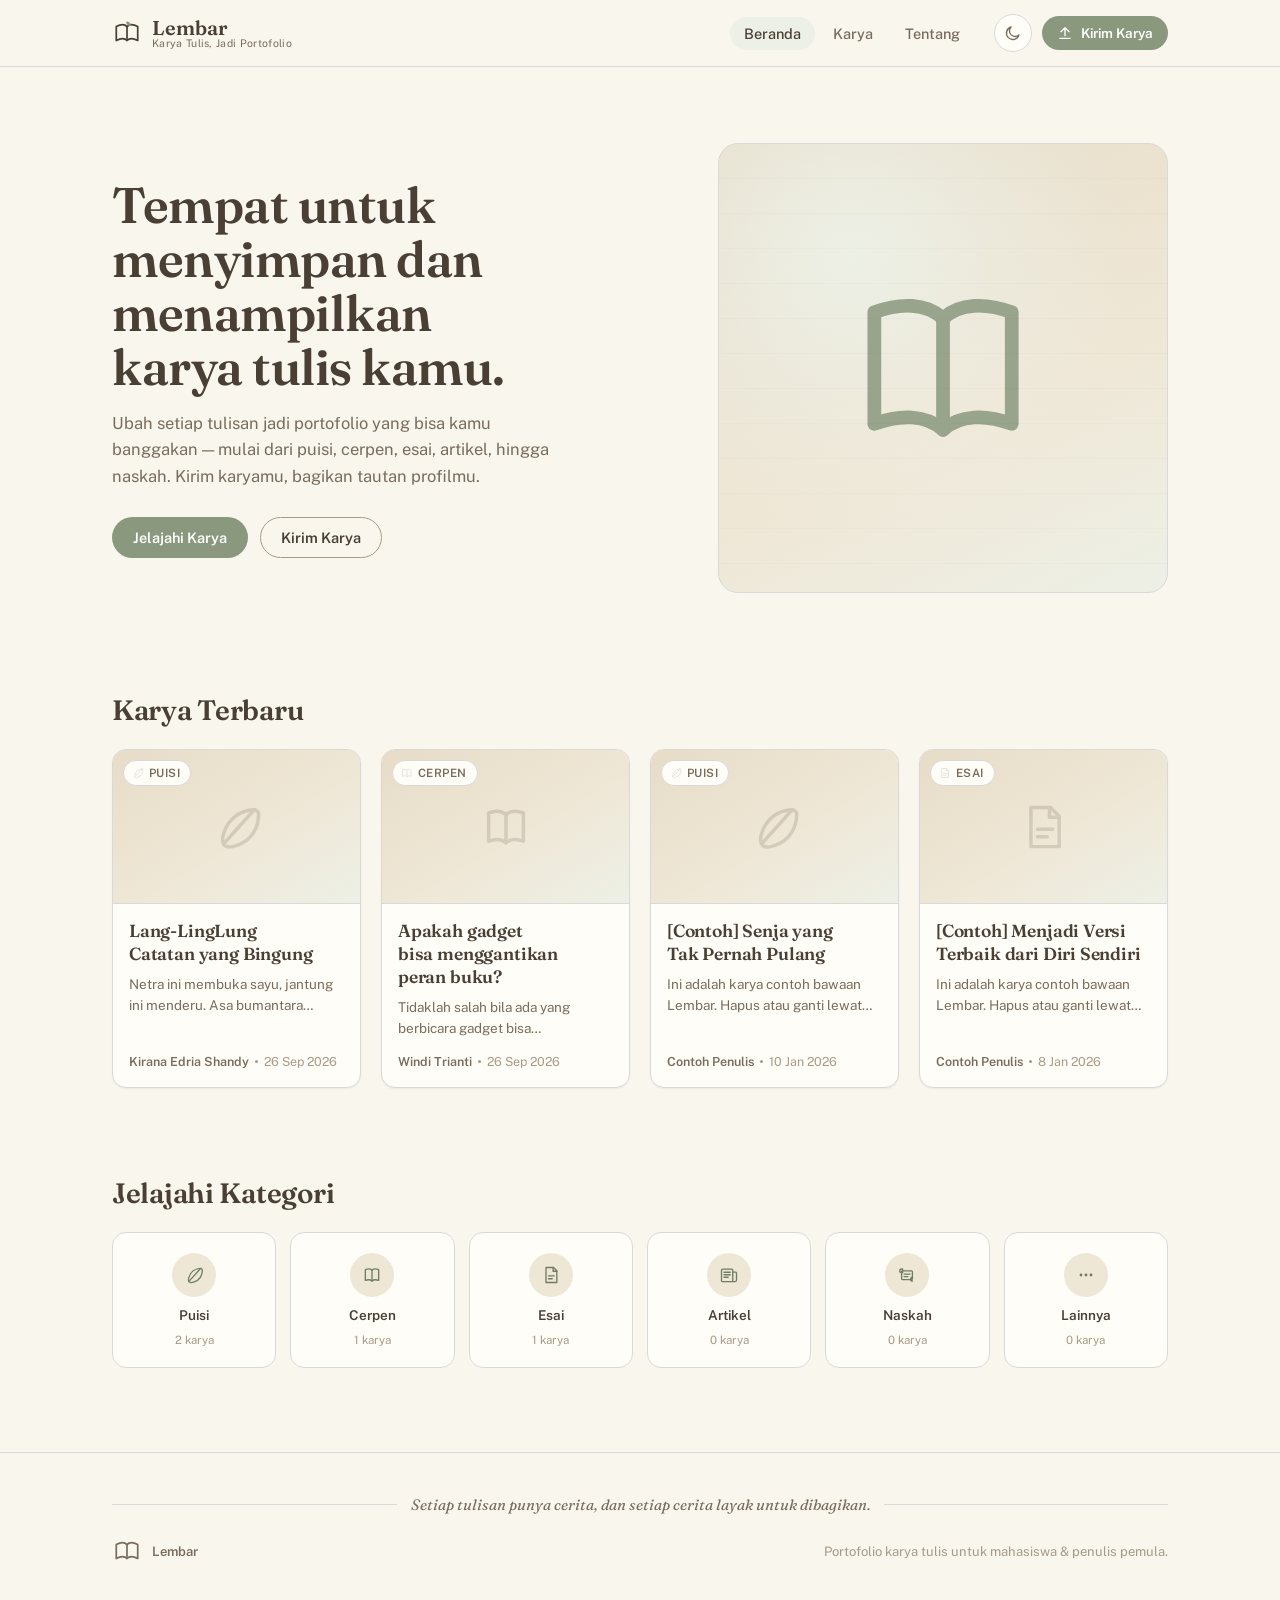
<file: index.html>
<!doctype html>
<html lang="id">
<head>
<meta charset="utf-8">
<meta name="viewport" content="width=device-width, initial-scale=1">
<title>Lembar — Karya Tulis, Jadi Portofolio</title>
<meta name="description" content="Lembar adalah tempat mahasiswa dan penulis pemula mengumpulkan puisi, cerpen, esai, artikel, dan naskah sebagai portofolio yang bisa dibagikan.">
<link rel="icon" href="data:image/svg+xml,%3Csvg xmlns='http://www.w3.org/2000/svg' viewBox='0 0 28 28'%3E%3Cpath d='M4 8c4-2.2 8-2.2 10 0 2-2.2 6-2.2 10 0v13c-4-2.2-8-2.2-10 0-2-2.2-6-2.2-10 0Z' fill='none' stroke='%234A3F35' stroke-width='1.8'/%3E%3Cpath d='M14 8v13' stroke='%234A3F35' stroke-width='1.8'/%3E%3C/svg%3E">
<link rel="stylesheet" href="https://fonts.googleapis.com/css2?family=Fraunces:opsz,wght@9..144,400;9..144,500;9..144,600;9..144,700&family=Public+Sans:wght@400;500;600;700&display=swap">
<link rel="stylesheet" href="style.css">
</head>
<body>
  <input type="checkbox" id="nav-check">
  <div class="page">
    <header class="site-header">
      <div class="header-inner">
        <label for="nav-check" class="icon-btn menu-toggle" aria-label="Buka menu">
          <svg viewBox="0 0 24 24" fill="none" stroke="currentColor" stroke-width="2" stroke-linecap="round"><path d="M4 7h16M4 12h16M4 17h16"/></svg>
        </label>
        <a href="#/" class="brand">
          <svg viewBox="0 0 28 28" fill="none">
            <path d="M4 8c4-2.2 8-2.2 10 0 2-2.2 6-2.2 10 0v13c-4-2.2-8-2.2-10 0-2-2.2-6-2.2-10 0Z" stroke="var(--ink)" stroke-width="1.6" stroke-linejoin="round"/>
            <path d="M14 8v13" stroke="var(--ink)" stroke-width="1.6"/>
            <path d="M14.5 3.2c2.1.6 3.4 2.3 3.1 4.3-2.1 0-3.9-1.2-4.4-3.1-.2-.7.5-1.4 1.3-1.2Z" fill="var(--sage)"/>
          </svg>
          <span class="brand-text"><b>Lembar</b><span>Karya Tulis, Jadi Portofolio</span></span>
        </a>
        <nav class="main-nav" id="main-nav">
          <a href="#/" data-route="beranda">Beranda</a>
          <a href="#/karya" data-route="daftar">Karya</a>
          <a href="#/tentang" data-route="tentang">Tentang</a>
        </nav>
        <div class="header-actions">
          <button class="icon-btn" id="theme-toggle" aria-label="Ganti tema" title="Ganti tema terang/gelap"></button>
          <a href="#/unggah" class="btn btn-primary btn-sm">
            <svg viewBox="0 0 24 24" fill="none" stroke="currentColor" stroke-width="2" stroke-linecap="round" stroke-linejoin="round"><path d="M12 4v12M6 10l6-6 6 6"/><path d="M4 20h16"/></svg>
            <span>Kirim Karya</span>
          </a>
        </div>
      </div>
    </header>

    <main id="view"></main>

    <footer class="site-footer">
      <div class="wrap">
        <p class="divider-line footer-tagline">Setiap tulisan punya cerita, dan setiap cerita layak untuk dibagikan.</p>
        <div class="footer-grid">
          <a href="#/" class="brand">
            <svg viewBox="0 0 28 28" width="20" height="20" fill="none">
              <path d="M4 8c4-2.2 8-2.2 10 0 2-2.2 6-2.2 10 0v13c-4-2.2-8-2.2-10 0-2-2.2-6-2.2-10 0Z" stroke="var(--ink-soft)" stroke-width="1.6" stroke-linejoin="round"/>
              <path d="M14 8v13" stroke="var(--ink-soft)" stroke-width="1.6"/>
            </svg>
            <span style="font-size:13px; color:var(--ink-soft); font-weight:600;">Lembar</span>
          </a>
          <span>Portofolio karya tulis untuk mahasiswa &amp; penulis pemula.</span>
        </div>
      </div>
    </footer>
  </div>
  <div id="toast-root"></div>

  <script src="icons.js"></script>
  <script src="config.js"></script>
  <script src="app.js"></script>
</body>
</html>
</file>
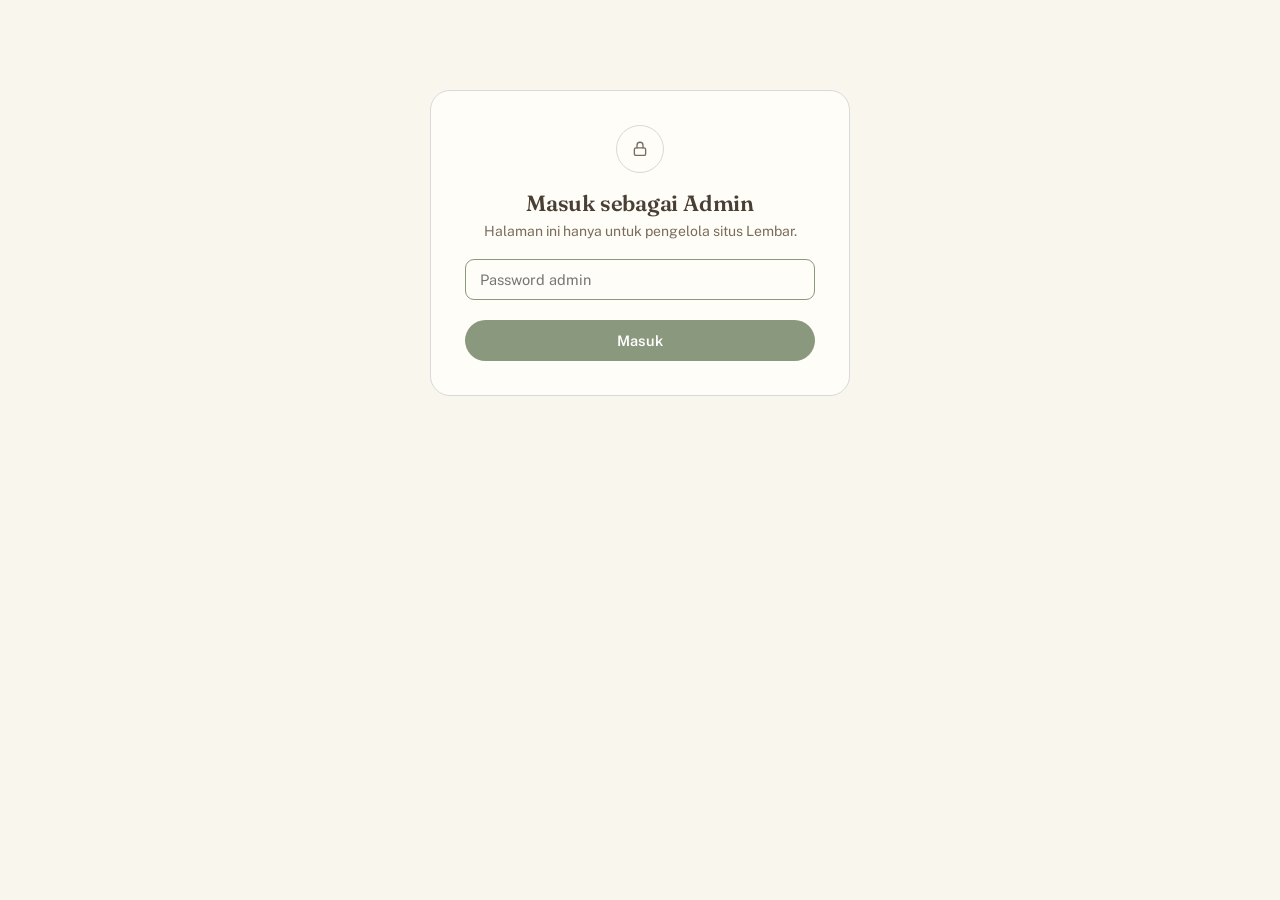
<file: admin/index.html>
<!doctype html>
<html lang="id">
<head>
<meta charset="utf-8">
<meta name="viewport" content="width=device-width, initial-scale=1">
<title>Panel Admin — Lembar</title>
<meta name="robots" content="noindex, nofollow">
<link rel="icon" href="data:image/svg+xml,%3Csvg xmlns='http://www.w3.org/2000/svg' viewBox='0 0 28 28'%3E%3Cpath d='M4 8c4-2.2 8-2.2 10 0 2-2.2 6-2.2 10 0v13c-4-2.2-8-2.2-10 0-2-2.2-6-2.2-10 0Z' fill='none' stroke='%234A3F35' stroke-width='1.8'/%3E%3Cpath d='M14 8v13' stroke='%234A3F35' stroke-width='1.8'/%3E%3C/svg%3E">
<link rel="stylesheet" href="https://fonts.googleapis.com/css2?family=Fraunces:opsz,wght@9..144,500;9..144,600&family=Public+Sans:wght@400;500;600;700&display=swap">
<link rel="stylesheet" href="../style.css">
</head>
<body>
  <div id="admin-root"></div>
  <div id="toast-root"></div>
  <script src="../icons.js"></script>
  <script src="../config.js"></script>
  <script src="admin.js"></script>
</body>
</html>
</file>
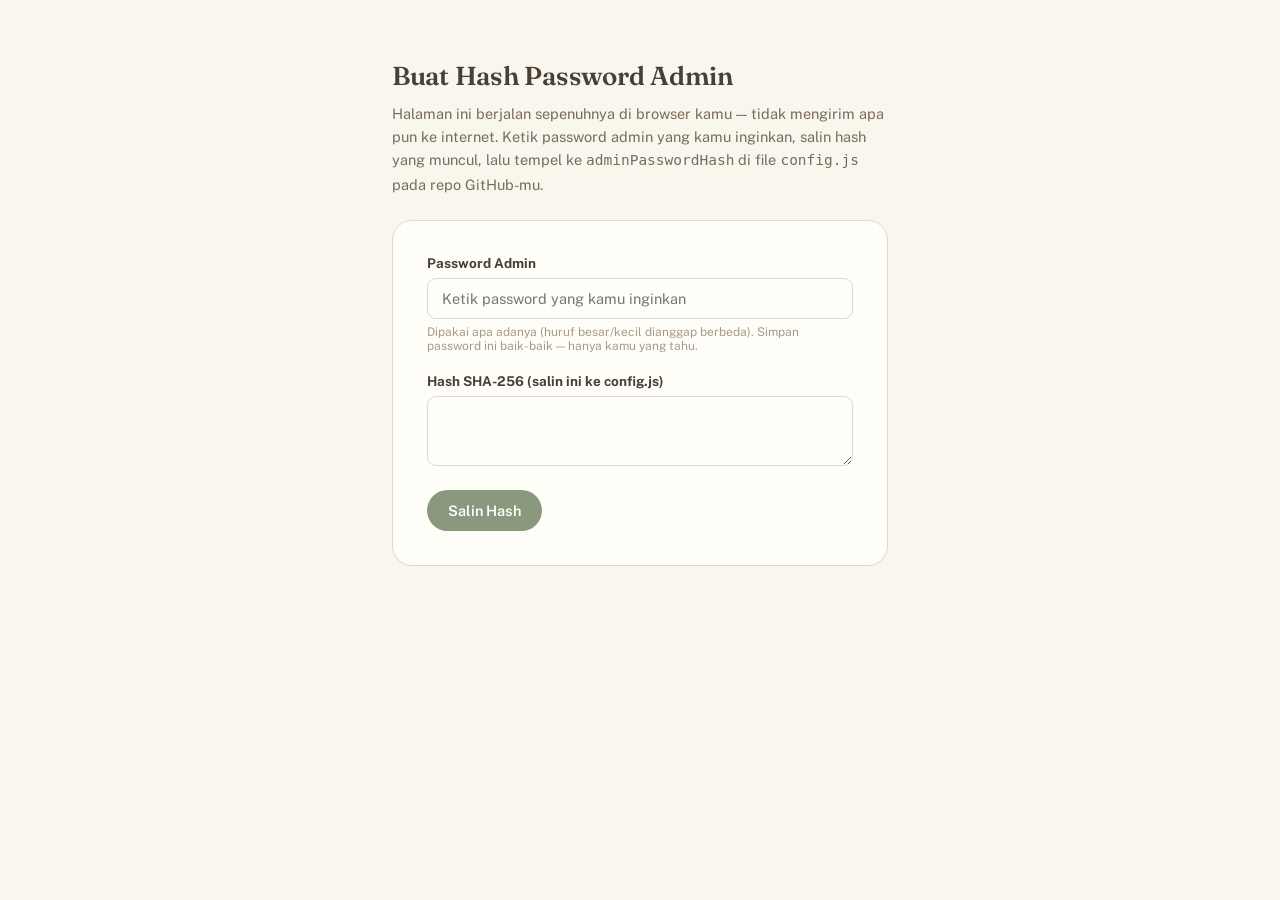
<file: admin/generate-password-hash.html>
<!doctype html>
<html lang="id">
<head>
<meta charset="utf-8">
<meta name="viewport" content="width=device-width, initial-scale=1">
<title>Buat Hash Password — Lembar</title>
<link rel="stylesheet" href="https://fonts.googleapis.com/css2?family=Fraunces:opsz,wght@9..144,600&family=Public+Sans:wght@400;500;600;700&display=swap">
<link rel="stylesheet" href="../style.css">
</head>
<body>
  <div class="wrap" style="max-width:560px; padding-block:60px;">
    <h1 class="font-display" style="font-size:26px; margin-bottom:10px;">Buat Hash Password Admin</h1>
    <p style="color:var(--ink-soft); font-size:14.5px; line-height:1.6; margin-bottom:24px;">
      Halaman ini berjalan sepenuhnya di browser kamu &mdash; tidak mengirim apa pun ke internet.
      Ketik password admin yang kamu inginkan, salin hash yang muncul, lalu tempel ke
      <code>adminPasswordHash</code> di file <code>config.js</code> pada repo GitHub-mu.
    </p>
    <div class="form-card">
      <div class="field">
        <label for="pw">Password Admin</label>
        <input class="input" id="pw" type="text" placeholder="Ketik password yang kamu inginkan" autocomplete="off">
        <p class="hint">Dipakai apa adanya (huruf besar/kecil dianggap berbeda). Simpan password ini baik-baik — hanya kamu yang tahu.</p>
      </div>
      <div class="field">
        <label>Hash SHA-256 (salin ini ke config.js)</label>
        <textarea class="textarea" id="hash" readonly style="min-height:70px; font-family:monospace; font-size:13px;"></textarea>
      </div>
      <button class="btn btn-primary" id="copy-btn" type="button">Salin Hash</button>
    </div>
  </div>
  <div id="toast-root"></div>
  <script>
    async function sha256Hex(str){
      var enc = new TextEncoder().encode(str);
      var buf = await crypto.subtle.digest('SHA-256', enc);
      return Array.from(new Uint8Array(buf)).map(function(b){ return b.toString(16).padStart(2,'0'); }).join('');
    }
    var pw = document.getElementById('pw');
    var hashEl = document.getElementById('hash');
    var timer;
    pw.addEventListener('input', function(){
      clearTimeout(timer);
      timer = setTimeout(async function(){
        hashEl.value = pw.value ? await sha256Hex(pw.value) : '';
      }, 150);
    });
    document.getElementById('copy-btn').addEventListener('click', async function(){
      if(!hashEl.value) return;
      try{
        await navigator.clipboard.writeText(hashEl.value);
      }catch(e){
        hashEl.select();
        document.execCommand('copy');
      }
      var t = document.createElement('div');
      t.style.cssText = 'position:fixed;bottom:20px;left:50%;transform:translateX(-50%);background:#4A3F35;color:#F8F6ED;padding:10px 18px;border-radius:999px;font-size:13px;font-family:sans-serif;';
      t.textContent = 'Hash disalin ke clipboard';
      document.body.appendChild(t);
      setTimeout(function(){ t.remove(); }, 2000);
    });
  </script>
</body>
</html>
</file>
<file: style.css>
/* Lembar — shared styles for public site + admin panel */
:root{
  --cream:#F8F6ED;
  --surface:#FFFDF7;
  --beige:#E6DCC8;
  --beige-2:#EFE7D6;
  --ink:#4A3F35;
  --ink-soft:#7A6C5C;
  --ink-faint:#A79A88;
  --sage:#8A987E;
  --sage-dark:#6E7D63;
  --sage-tint:#EDF0E6;
  --border:#D9D9D9;
  --danger:#B25A45;
  --shadow: 0 1px 2px rgba(74,63,53,.06);
  --shadow-lift: 0 10px 24px -12px rgba(74,63,53,.28);
  --radius-l: 20px;
  --radius-m: 14px;
  --radius-s: 9px;
  color-scheme: light;
}
@media (prefers-color-scheme: dark){
  :root:not([data-theme="light"]){
    --cream:#1E1913; --surface:#261F17; --beige:#33291C; --beige-2:#2C2419;
    --ink:#F1E7D7; --ink-soft:#C4B49E; --ink-faint:#8C7E6A;
    --sage:#A6B698; --sage-dark:#8FA07F; --sage-tint:#2E3527; --border:#3D3327;
    --danger:#D98268;
    --shadow: 0 1px 2px rgba(0,0,0,.3); --shadow-lift: 0 14px 28px -14px rgba(0,0,0,.55);
    color-scheme: dark;
  }
}
:root[data-theme="dark"]{
  --cream:#1E1913; --surface:#261F17; --beige:#33291C; --beige-2:#2C2419;
  --ink:#F1E7D7; --ink-soft:#C4B49E; --ink-faint:#8C7E6A;
  --sage:#A6B698; --sage-dark:#8FA07F; --sage-tint:#2E3527; --border:#3D3327;
  --danger:#D98268;
  --shadow: 0 1px 2px rgba(0,0,0,.3); --shadow-lift: 0 14px 28px -14px rgba(0,0,0,.55);
  color-scheme: dark;
}

*{box-sizing:border-box;}
html,body{margin:0; padding:0;}
body{
  background:var(--cream); color:var(--ink);
  font-family:'Public Sans', system-ui, -apple-system, sans-serif;
  -webkit-font-smoothing:antialiased;
}
h1,h2,h3,.font-display{
  font-family:'Fraunces', Georgia, serif; font-weight:600; letter-spacing:-.01em;
  text-wrap:balance; margin:0;
}
p{margin:0;}
a{color:inherit; text-decoration:none;}
button{font-family:inherit; cursor:pointer;}
img{max-width:100%; display:block;}
::selection{background:var(--sage); color:var(--surface);}

.wrap{max-width:1120px; margin-inline:auto; padding-inline:clamp(16px,4vw,32px);}

/* ---------- header ---------- */
.site-header{
  position:sticky; top:0; z-index:40;
  background:color-mix(in srgb, var(--cream) 92%, transparent);
  backdrop-filter:blur(10px);
  border-bottom:1px solid var(--border);
}
.header-inner{
  max-width:1120px; margin-inline:auto; padding:14px clamp(16px,4vw,32px);
  display:flex; align-items:center; gap:20px; position:relative;
}
.brand{display:flex; align-items:center; gap:10px; margin-right:auto;}
.brand svg{width:30px; height:30px; flex:none;}
.brand-text{display:flex; flex-direction:column; line-height:1.05;}
.brand-text b{font-family:'Fraunces',serif; font-size:20px; font-weight:600; color:var(--ink);}
.brand-text span{font-size:10.5px; color:var(--ink-soft); letter-spacing:.03em;}

nav.main-nav{display:flex; align-items:center; gap:4px;}
nav.main-nav a{padding:8px 14px; border-radius:999px; font-size:14.5px; font-weight:500; color:var(--ink-soft);}
nav.main-nav a:hover{color:var(--ink); background:var(--beige-2);}
nav.main-nav a.active{color:var(--ink); background:var(--sage-tint);}

.header-actions{display:flex; align-items:center; gap:10px;}
.icon-btn{
  display:inline-flex; align-items:center; justify-content:center;
  width:38px; height:38px; border-radius:999px; border:1px solid var(--border);
  background:var(--surface); color:var(--ink-soft);
}
.icon-btn:hover{color:var(--ink); border-color:var(--sage);}
.icon-btn svg{width:18px; height:18px;}
.menu-toggle{display:none;}
#nav-check{display:none;}

/* ---------- buttons ---------- */
.btn{
  display:inline-flex; align-items:center; justify-content:center; gap:8px;
  padding:11px 20px; border-radius:999px; font-size:14.5px; font-weight:600;
  border:1px solid transparent; white-space:nowrap; transition:transform .12s ease;
}
.btn:active{transform:scale(.97);}
.btn-primary{background:var(--sage); color:#fff;}
.btn-primary:hover{background:var(--sage-dark);}
.btn-outline{background:transparent; color:var(--ink); border-color:var(--ink-faint);}
.btn-outline:hover{border-color:var(--ink); background:var(--beige-2);}
.btn-ghost{background:transparent; color:var(--ink-soft); padding:8px 12px;}
.btn-ghost:hover{color:var(--ink);}
.btn-danger{background:transparent; color:var(--danger); padding:8px 12px; border-color:color-mix(in srgb, var(--danger) 40%, transparent);}
.btn-danger:hover{background:color-mix(in srgb, var(--danger) 10%, transparent);}
.btn-sm{padding:8px 14px; font-size:13.5px;}
.btn[disabled]{opacity:.55; cursor:not-allowed;}
.btn svg{width:16px; height:16px;}

/* ---------- hero ---------- */
.hero{padding-block:clamp(40px,8vw,76px) clamp(32px,6vw,56px);}
.hero-grid{display:grid; grid-template-columns:1.1fr .9fr; gap:clamp(24px,5vw,56px); align-items:center;}
.hero h1{font-size:clamp(32px,4.6vw,50px); line-height:1.08;}
.hero .lede{margin-top:16px; font-size:16.5px; color:var(--ink-soft); max-width:46ch; line-height:1.6;}
.hero-cta{display:flex; gap:12px; margin-top:28px; flex-wrap:wrap;}
.hero-art{
  aspect-ratio:1/1; border-radius:var(--radius-l);
  background:radial-gradient(circle at 30% 25%, var(--sage-tint), transparent 60%),
    linear-gradient(155deg, var(--beige) 0%, var(--beige-2) 60%, var(--sage-tint) 100%);
  border:1px solid var(--border); position:relative; overflow:hidden;
  display:flex; align-items:center; justify-content:center;
}
.hero-art svg{width:46%; height:46%; color:var(--sage); opacity:.85;}
.hero-art::after{
  content:''; position:absolute; inset:0;
  background:repeating-linear-gradient(180deg, transparent 0 34px, color-mix(in srgb, var(--ink) 5%, transparent) 34px 35px);
  opacity:.5;
}

section{padding-block:clamp(28px,4vw,44px);}
.section-head{display:flex; align-items:baseline; justify-content:space-between; gap:16px; margin-bottom:22px;}
.section-head h2{font-size:clamp(22px,3vw,28px);}
.section-head a{font-size:14px; font-weight:600; color:var(--sage-dark); display:inline-flex; align-items:center; gap:4px;}
.section-head a:hover{text-decoration:underline;}

/* ---------- karya grid & card ---------- */
.karya-grid{display:grid; grid-template-columns:repeat(auto-fill, minmax(240px,1fr)); gap:20px;}
.karya-card{
  background:var(--surface); border:1px solid var(--border); border-radius:var(--radius-m);
  overflow:hidden; box-shadow:var(--shadow); transition:box-shadow .16s ease, border-color .16s ease, transform .16s ease;
  display:flex; flex-direction:column;
}
.karya-card:hover{box-shadow:var(--shadow-lift); border-color:var(--sage); transform:translateY(-2px);}
.karya-cover{
  aspect-ratio:16/10; position:relative; display:flex; align-items:center; justify-content:center;
  background:linear-gradient(150deg, var(--beige) 0%, var(--beige-2) 55%, var(--sage-tint) 100%);
  border-bottom:1px solid var(--border);
}
.karya-cover svg{width:34%; height:34%; color:var(--ink); opacity:.16;}
.karya-cover .badge{position:absolute; top:10px; left:10px;}
.karya-body{padding:16px 16px 18px; display:flex; flex-direction:column; gap:8px; flex:1;}
.karya-body h3{font-size:17.5px; line-height:1.3;}
.karya-body h3 a:hover{color:var(--sage-dark);}
.karya-excerpt{font-size:13.5px; color:var(--ink-soft); line-height:1.55; display:-webkit-box; -webkit-line-clamp:2; -webkit-box-orient:vertical; overflow:hidden;}
.karya-meta{margin-top:auto; padding-top:8px; font-size:12.5px; color:var(--ink-faint); display:flex; align-items:center; gap:6px; flex-wrap:wrap;}
.karya-meta a{color:var(--ink-soft); font-weight:600;}
.karya-meta a:hover{color:var(--sage-dark); text-decoration:underline;}
.dot{width:3px; height:3px; border-radius:50%; background:var(--ink-faint); flex:none;}

.badge{
  display:inline-flex; align-items:center; gap:5px; padding:5px 10px 5px 8px; border-radius:999px;
  background:var(--surface); border:1px solid var(--border); font-size:11.5px; font-weight:600; color:var(--ink-soft);
  text-transform:uppercase; letter-spacing:.04em;
}
.badge svg{width:12px; height:12px;}

/* ---------- category chips ---------- */
.cat-grid{display:grid; grid-template-columns:repeat(6,1fr); gap:14px;}
.cat-card{
  display:flex; flex-direction:column; align-items:center; gap:10px; text-align:center;
  padding:20px 10px; border-radius:var(--radius-m); border:1px solid var(--border); background:var(--surface);
  transition:border-color .15s ease, transform .15s ease, background .15s ease;
}
.cat-card:hover{border-color:var(--sage); background:var(--sage-tint); transform:translateY(-2px);}
.cat-card .cat-ic{width:44px; height:44px; border-radius:50%; display:flex; align-items:center; justify-content:center; background:var(--beige-2); color:var(--sage-dark);}
.cat-card .cat-ic svg{width:20px; height:20px;}
.cat-card b{font-size:13.5px; font-weight:600;}
.cat-card span{font-size:11.5px; color:var(--ink-faint);}

/* ---------- footer ---------- */
.divider-line{display:flex; align-items:center; gap:14px; color:var(--ink-faint); margin-block:8px 0;}
.divider-line::before,.divider-line::after{content:''; height:1px; flex:1; background:var(--border);}
.site-footer{border-top:1px solid var(--border); margin-top:40px; padding-block:34px 46px;}
.footer-tagline{text-align:center; font-family:'Fraunces',serif; font-style:italic; color:var(--ink-soft); font-size:15px; margin-bottom:22px;}
.footer-grid{display:flex; justify-content:space-between; align-items:center; gap:16px; flex-wrap:wrap; font-size:13px; color:var(--ink-faint);}
.footer-grid .brand{margin:0;}

/* ---------- daftar karya layout ---------- */
.listing{display:grid; grid-template-columns:220px 1fr; gap:32px; align-items:start; padding-block:28px 60px;}
.filter-box{position:sticky; top:88px; display:flex; flex-direction:column; gap:4px;}
.filter-box h4{font-size:12px; text-transform:uppercase; letter-spacing:.06em; color:var(--ink-faint); margin-bottom:8px; font-weight:700;}
.filter-item{display:flex; align-items:center; justify-content:space-between; gap:8px; padding:9px 12px; border-radius:var(--radius-s); font-size:14px; color:var(--ink-soft); font-weight:500;}
.filter-item:hover{background:var(--beige-2); color:var(--ink);}
.filter-item.active{background:var(--sage-tint); color:var(--ink); font-weight:700;}
.filter-item small{font-weight:600; color:var(--ink-faint); font-size:11.5px;}
.filter-item.active small{color:var(--sage-dark);}

.search-row{display:flex; gap:10px; margin-bottom:22px; flex-wrap:wrap;}
.search-box{flex:1; min-width:200px; display:flex; align-items:center; gap:8px; padding:10px 14px; border-radius:999px; border:1px solid var(--border); background:var(--surface);}
.search-box svg{width:16px; height:16px; color:var(--ink-faint); flex:none;}
.search-box input{border:none; outline:none; background:none; font-size:14px; color:var(--ink); width:100%; font-family:inherit;}
.search-box input::placeholder{color:var(--ink-faint);}
.chip-scroll{display:none; gap:8px; overflow-x:auto; padding-bottom:4px; margin-bottom:18px;}
.chip{flex:none; padding:8px 14px; border-radius:999px; border:1px solid var(--border); font-size:13px; font-weight:600; color:var(--ink-soft); background:var(--surface); display:flex; align-items:center; gap:6px;}
.chip.active{background:var(--sage); color:#fff; border-color:var(--sage);}

.empty-state{border:1px dashed var(--border); border-radius:var(--radius-m); padding:48px 24px; text-align:center; display:flex; flex-direction:column; align-items:center; gap:14px; color:var(--ink-soft);}
.empty-state svg{width:40px; height:40px; color:var(--ink-faint);}
.empty-state h3{font-size:19px; color:var(--ink);}
.empty-state p{font-size:14px; max-width:38ch; line-height:1.5;}

/* ---------- detail ---------- */
.detail-wrap{max-width:760px; margin-inline:auto; padding-block:32px 60px;}
.back-link{display:inline-flex; align-items:center; gap:6px; font-size:13.5px; font-weight:600; color:var(--ink-soft); margin-bottom:22px;}
.back-link:hover{color:var(--sage-dark);}
.back-link svg{width:15px; height:15px;}
.detail-cover{aspect-ratio:21/9; border-radius:var(--radius-l); margin-bottom:26px; border:1px solid var(--border); background:linear-gradient(150deg, var(--beige) 0%, var(--beige-2) 55%, var(--sage-tint) 100%); display:flex; align-items:center; justify-content:center;}
.detail-cover svg{width:18%; height:18%; color:var(--ink); opacity:.18;}
.detail-title{font-size:clamp(26px,4vw,38px); line-height:1.15; margin-bottom:14px;}
.detail-meta{display:flex; align-items:center; gap:10px; flex-wrap:wrap; font-size:13.5px; color:var(--ink-faint); margin-bottom:28px;}
.detail-meta a{color:var(--ink-soft); font-weight:700;}
.detail-meta a:hover{color:var(--sage-dark); text-decoration:underline;}
.detail-body{white-space:pre-wrap; font-size:16.5px; line-height:1.85; color:var(--ink); font-family:'Fraunces', Georgia, serif; font-weight:400;}
.detail-actions{display:flex; gap:8px; margin-top:34px; padding-top:22px; border-top:1px solid var(--border);}

/* ---------- profil ---------- */
.profil-wrap{max-width:820px; margin-inline:auto; padding-block:36px 60px;}
.profil-head{display:flex; gap:22px; align-items:center; margin-bottom:8px; flex-wrap:wrap;}
.avatar{width:78px; height:78px; border-radius:50%; background:var(--sage); color:#fff; flex:none; display:flex; align-items:center; justify-content:center; font-family:'Fraunces',serif; font-size:28px; font-weight:600; border:3px solid var(--sage-tint);}
.profil-name{font-size:clamp(24px,3.4vw,32px);}
.profil-role{color:var(--ink-soft); font-size:14.5px; margin-top:4px;}
.profil-bio{margin-top:20px; font-size:15px; line-height:1.7; color:var(--ink-soft); max-width:60ch;}
.profil-grid{display:grid; grid-template-columns:1.5fr 1fr; gap:32px; margin-top:36px; align-items:start;}
.profil-card{border:1px solid var(--border); border-radius:var(--radius-m); background:var(--surface); padding:22px;}
.profil-card h4{font-size:12px; text-transform:uppercase; letter-spacing:.06em; color:var(--ink-faint); font-weight:700; margin-bottom:16px;}
.work-row{display:flex; align-items:center; justify-content:space-between; gap:10px; padding:10px 0; border-bottom:1px solid var(--border); font-size:14px;}
.work-row:last-child{border-bottom:none;}
.work-row a{font-weight:600; flex:1; min-width:0; overflow:hidden; text-overflow:ellipsis; white-space:nowrap;}
.work-row a:hover{color:var(--sage-dark);}
.contact-row{display:flex; align-items:center; gap:10px; padding:9px 0; font-size:14px; color:var(--ink-soft);}
.contact-row svg{width:16px; height:16px; color:var(--ink-faint); flex:none;}
.cat-count-row{display:flex; align-items:center; justify-content:space-between; padding:9px 0; font-size:13.5px; color:var(--ink-soft); border-bottom:1px solid var(--border);}
.cat-count-row:last-child{border-bottom:none;}
.cat-count-row b{color:var(--ink); font-weight:700;}

/* ---------- forms ---------- */
.form-wrap{max-width:640px; margin-inline:auto; padding-block:32px 64px;}
.field{margin-bottom:20px;}
.field label{display:block; font-size:13.5px; font-weight:700; margin-bottom:7px; color:var(--ink);}
.field .hint{font-size:12px; color:var(--ink-faint); margin-top:6px;}
.input, .textarea, .select{
  width:100%; border:1px solid var(--border); border-radius:var(--radius-s); padding:11px 14px; font-size:14.5px;
  background:var(--surface); color:var(--ink); font-family:inherit; outline:none; transition:border-color .12s ease;
}
.input:focus, .textarea:focus, .select:focus{border-color:var(--sage);}
.textarea{resize:vertical; min-height:220px; line-height:1.6;}
.select{appearance:none; background-image:url("data:image/svg+xml,%3Csvg xmlns='http://www.w3.org/2000/svg' width='16' height='16' viewBox='0 0 24 24' fill='none' stroke='%237A6C5C' stroke-width='2'%3E%3Cpath d='M6 9l6 6 6-6'/%3E%3C/svg%3E"); background-repeat:no-repeat; background-position:right 12px center; padding-right:36px;}
.row-2{display:grid; grid-template-columns:1fr 1fr; gap:16px;}
.char-count{text-align:right; font-size:11.5px; color:var(--ink-faint); margin-top:5px;}
.form-card{background:var(--surface); border:1px solid var(--border); border-radius:var(--radius-l); padding:clamp(20px,4vw,34px);}
.form-title{margin-bottom:6px;}
.form-sub{color:var(--ink-soft); font-size:14px; margin-bottom:26px;}
.field.invalid .input, .field.invalid .textarea, .field.invalid .select{border-color:var(--danger);}
.field .err{font-size:12px; color:var(--danger); margin-top:6px; display:none;}
.field.invalid .err{display:block;}

/* ---------- toast ---------- */
#toast-root{position:fixed; bottom:20px; left:50%; transform:translateX(-50%); z-index:100; display:flex; flex-direction:column; gap:8px; align-items:center;}
.toast{background:var(--ink); color:var(--cream); padding:12px 20px; border-radius:999px; font-size:13.5px; font-weight:600; box-shadow:var(--shadow-lift); display:flex; align-items:center; gap:8px; animation:toast-in .18s ease;}
.toast svg{width:15px; height:15px; color:var(--sage);}
@keyframes toast-in{from{opacity:0; transform:translateY(8px);} to{opacity:1; transform:none;}}

.center-note{text-align:center; padding:60px 20px; color:var(--ink-soft);}

/* ---------- admin ---------- */
.admin-shell{max-width:1080px; margin-inline:auto; padding:28px clamp(16px,4vw,32px) 80px;}
.admin-bar{display:flex; align-items:center; justify-content:space-between; gap:16px; margin-bottom:26px; flex-wrap:wrap;}
.admin-table{width:100%; border-collapse:collapse; font-size:14px;}
.admin-table th{text-align:left; font-size:11.5px; text-transform:uppercase; letter-spacing:.05em; color:var(--ink-faint); padding:10px 12px; border-bottom:1px solid var(--border);}
.admin-table td{padding:12px; border-bottom:1px solid var(--border); vertical-align:top;}
.admin-table tr:hover td{background:var(--beige-2);}
.admin-table .t-title{font-weight:600;}
.admin-table .t-actions{display:flex; gap:6px; justify-content:flex-end;}
.gatecard{max-width:420px; margin:90px auto; text-align:center;}
.pill-status{display:inline-flex; align-items:center; gap:6px; font-size:12.5px; font-weight:600; padding:5px 10px; border-radius:999px;}
.pill-ok{background:var(--sage-tint); color:var(--sage-dark);}
.pill-warn{background:color-mix(in srgb, var(--danger) 14%, transparent); color:var(--danger);}
.admin-tabs{display:flex; gap:6px; margin-bottom:24px; border-bottom:1px solid var(--border);}
.admin-tab{padding:10px 16px; font-size:14px; font-weight:600; color:var(--ink-soft); border-bottom:2px solid transparent; margin-bottom:-1px;}
.admin-tab.active{color:var(--ink); border-color:var(--sage);}
.config-grid{display:grid; grid-template-columns:1fr 1fr; gap:16px;}
.modal-backdrop{position:fixed; inset:0; background:rgba(20,16,10,.42); display:flex; align-items:flex-start; justify-content:center; padding:40px 16px; overflow:auto; z-index:80;}
.modal-box{background:var(--surface); border:1px solid var(--border); border-radius:var(--radius-l); max-width:640px; width:100%; padding:clamp(20px,4vw,32px); box-shadow:var(--shadow-lift);}

/* ---------- responsive ---------- */
@media (max-width:860px){
  .hero-grid{grid-template-columns:1fr;}
  .hero-art{max-width:340px; margin-inline:auto; width:100%;}
  .listing{grid-template-columns:1fr;}
  .filter-box{display:none;}
  .chip-scroll{display:flex;}
  .cat-grid{grid-template-columns:repeat(3,1fr);}
  .profil-grid{grid-template-columns:1fr;}
  .config-grid{grid-template-columns:1fr;}
  nav.main-nav{
    position:absolute; top:100%; left:0; right:0; background:var(--cream); border-bottom:1px solid var(--border);
    flex-direction:column; align-items:stretch; padding:8px 16px 14px; gap:2px; box-shadow:var(--shadow-lift);
    max-height:0; overflow:hidden; transition:max-height .2s ease;
  }
  nav.main-nav a{padding:11px 12px;}
  #nav-check:checked ~ .header-inner nav.main-nav{max-height:260px;}
  .menu-toggle{display:inline-flex;}
  .row-2{grid-template-columns:1fr;}
}
@media (max-width:520px){
  .cat-grid{grid-template-columns:repeat(2,1fr);}
  .header-actions .btn span{display:none;}
  .header-actions .btn{padding:11px 13px;}
}
</file>
